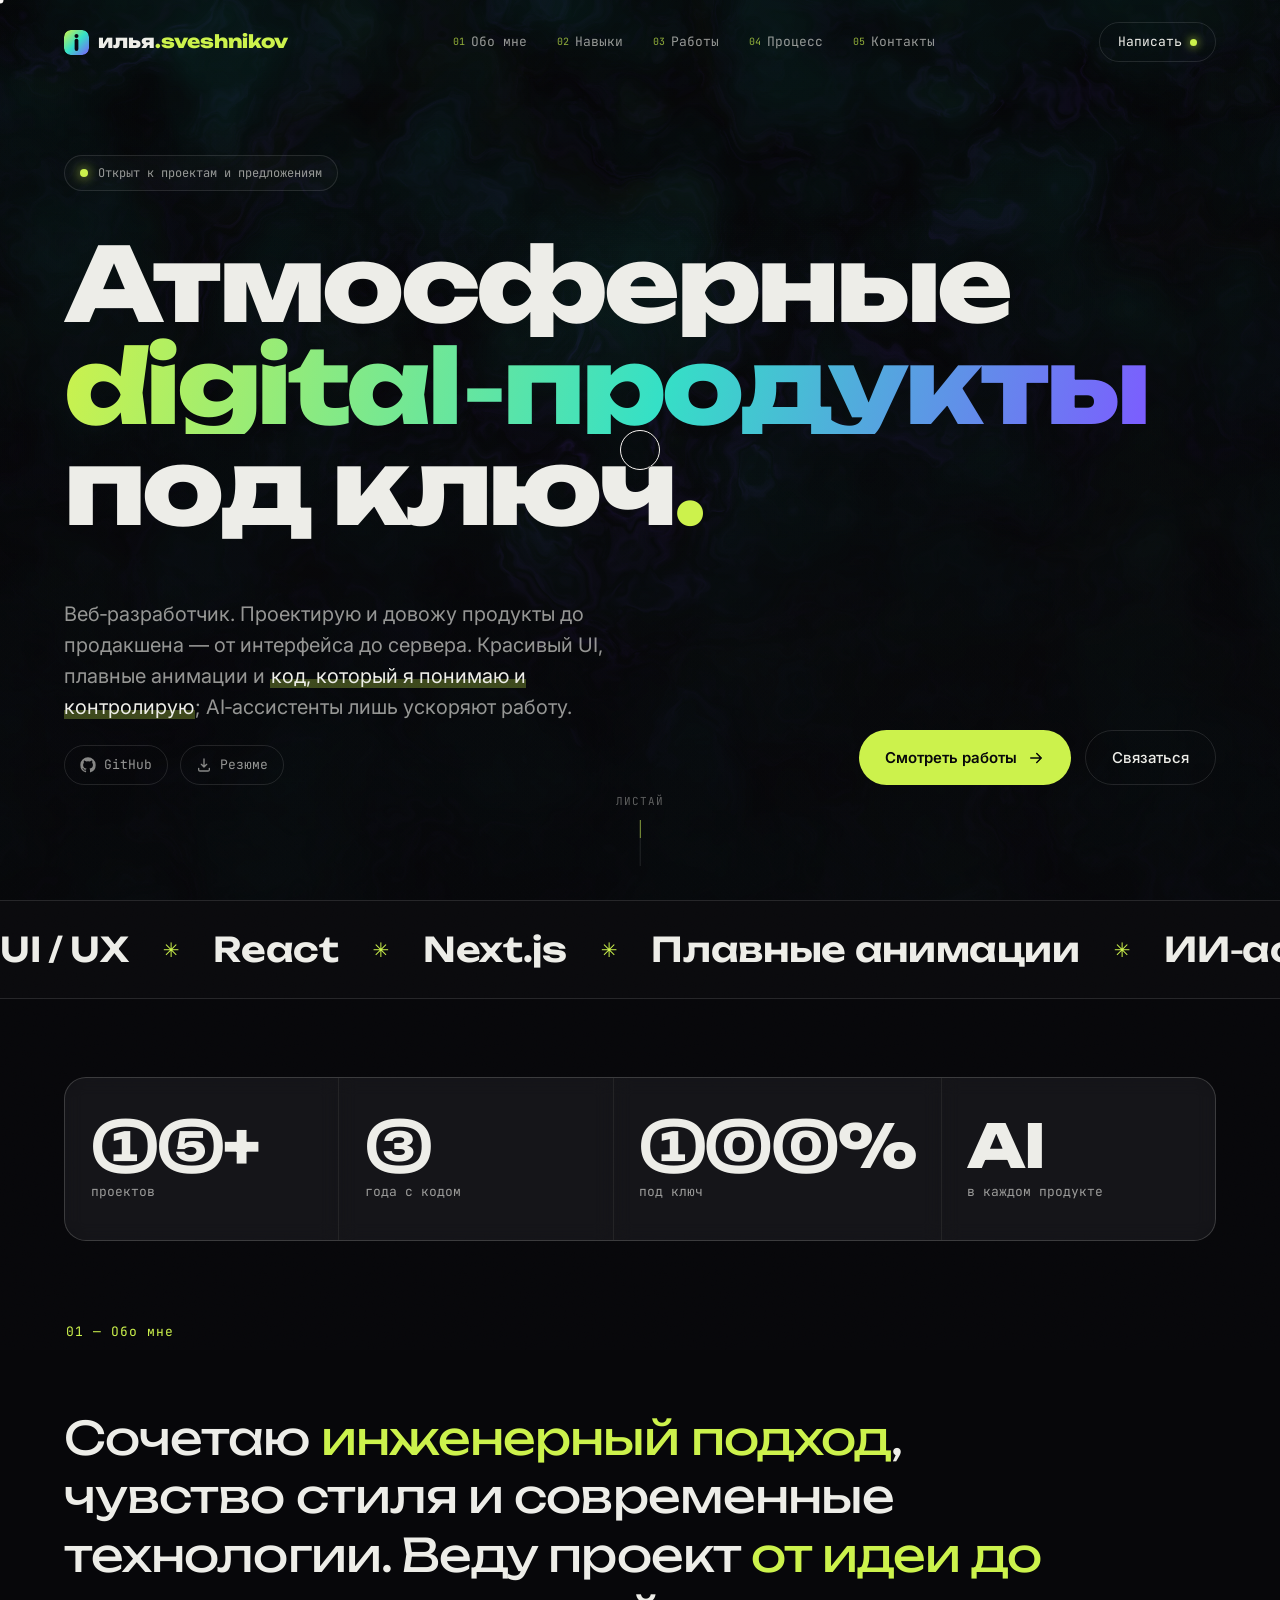
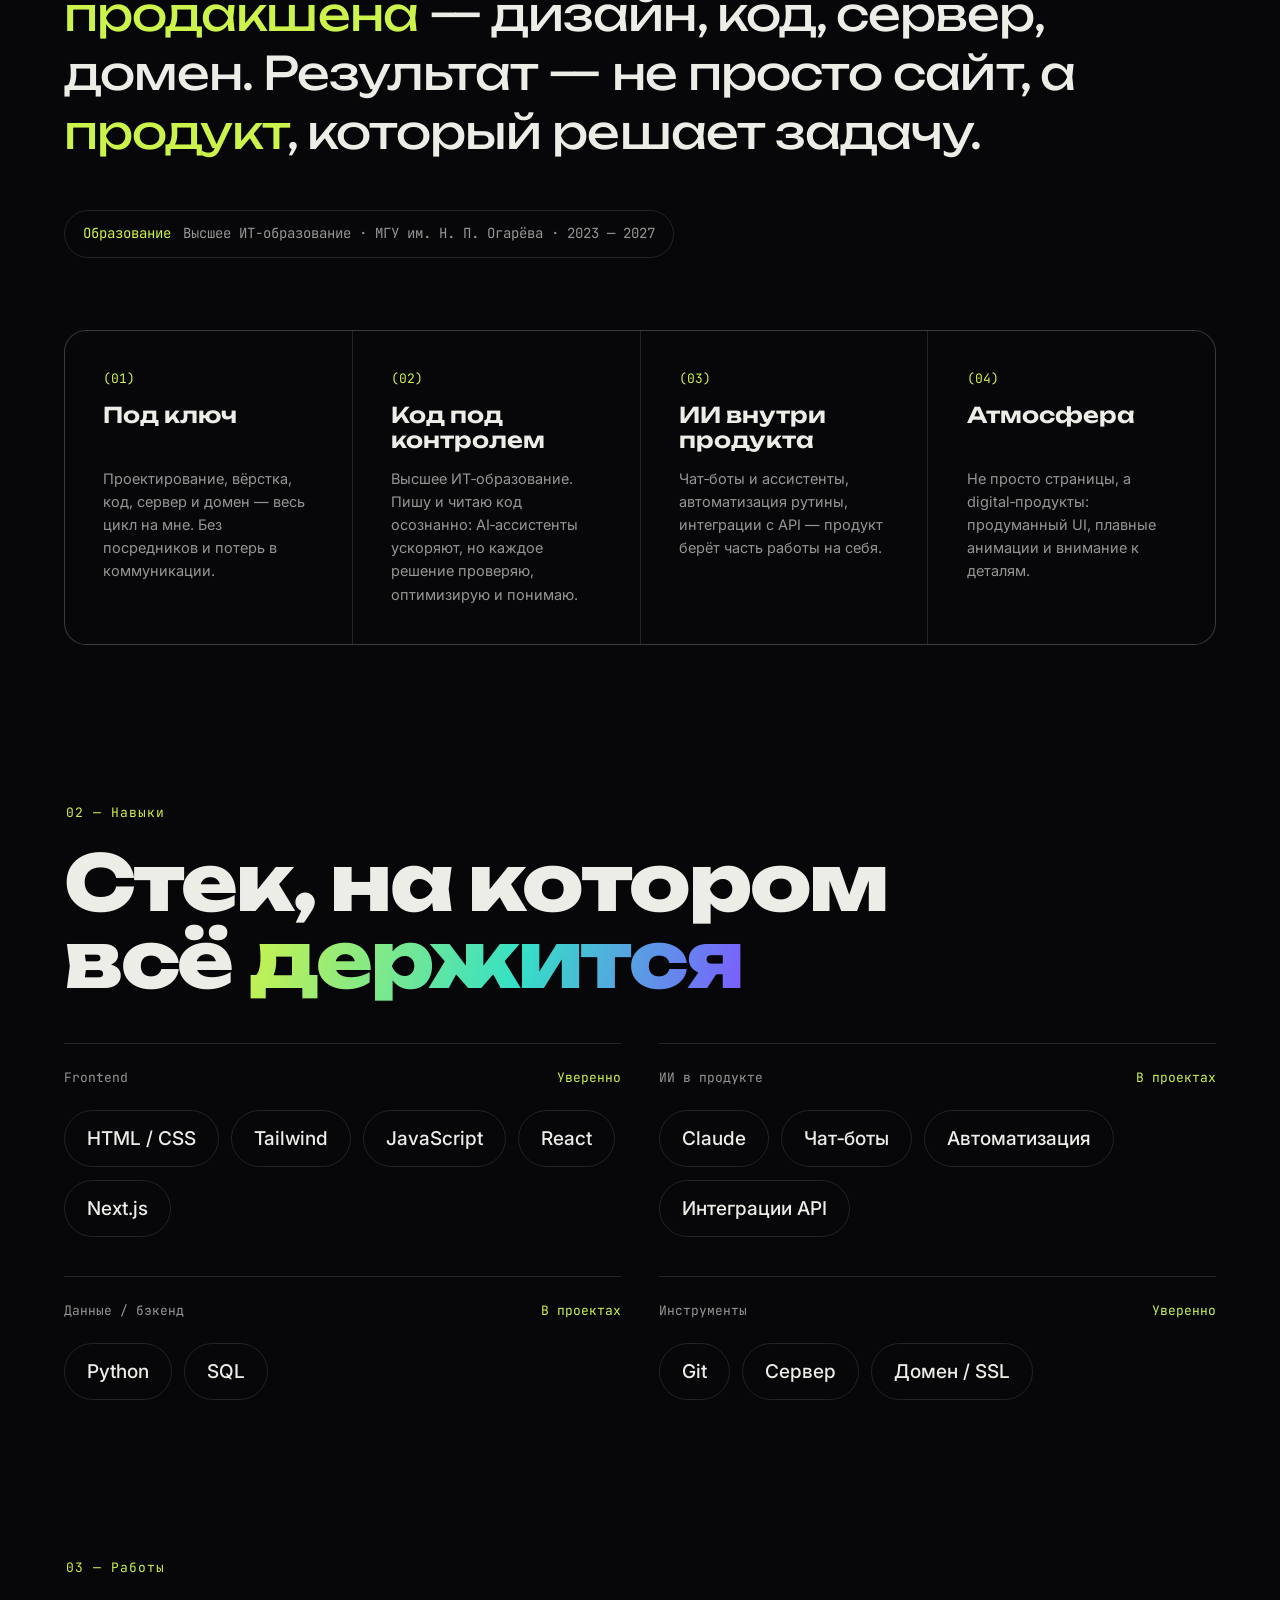
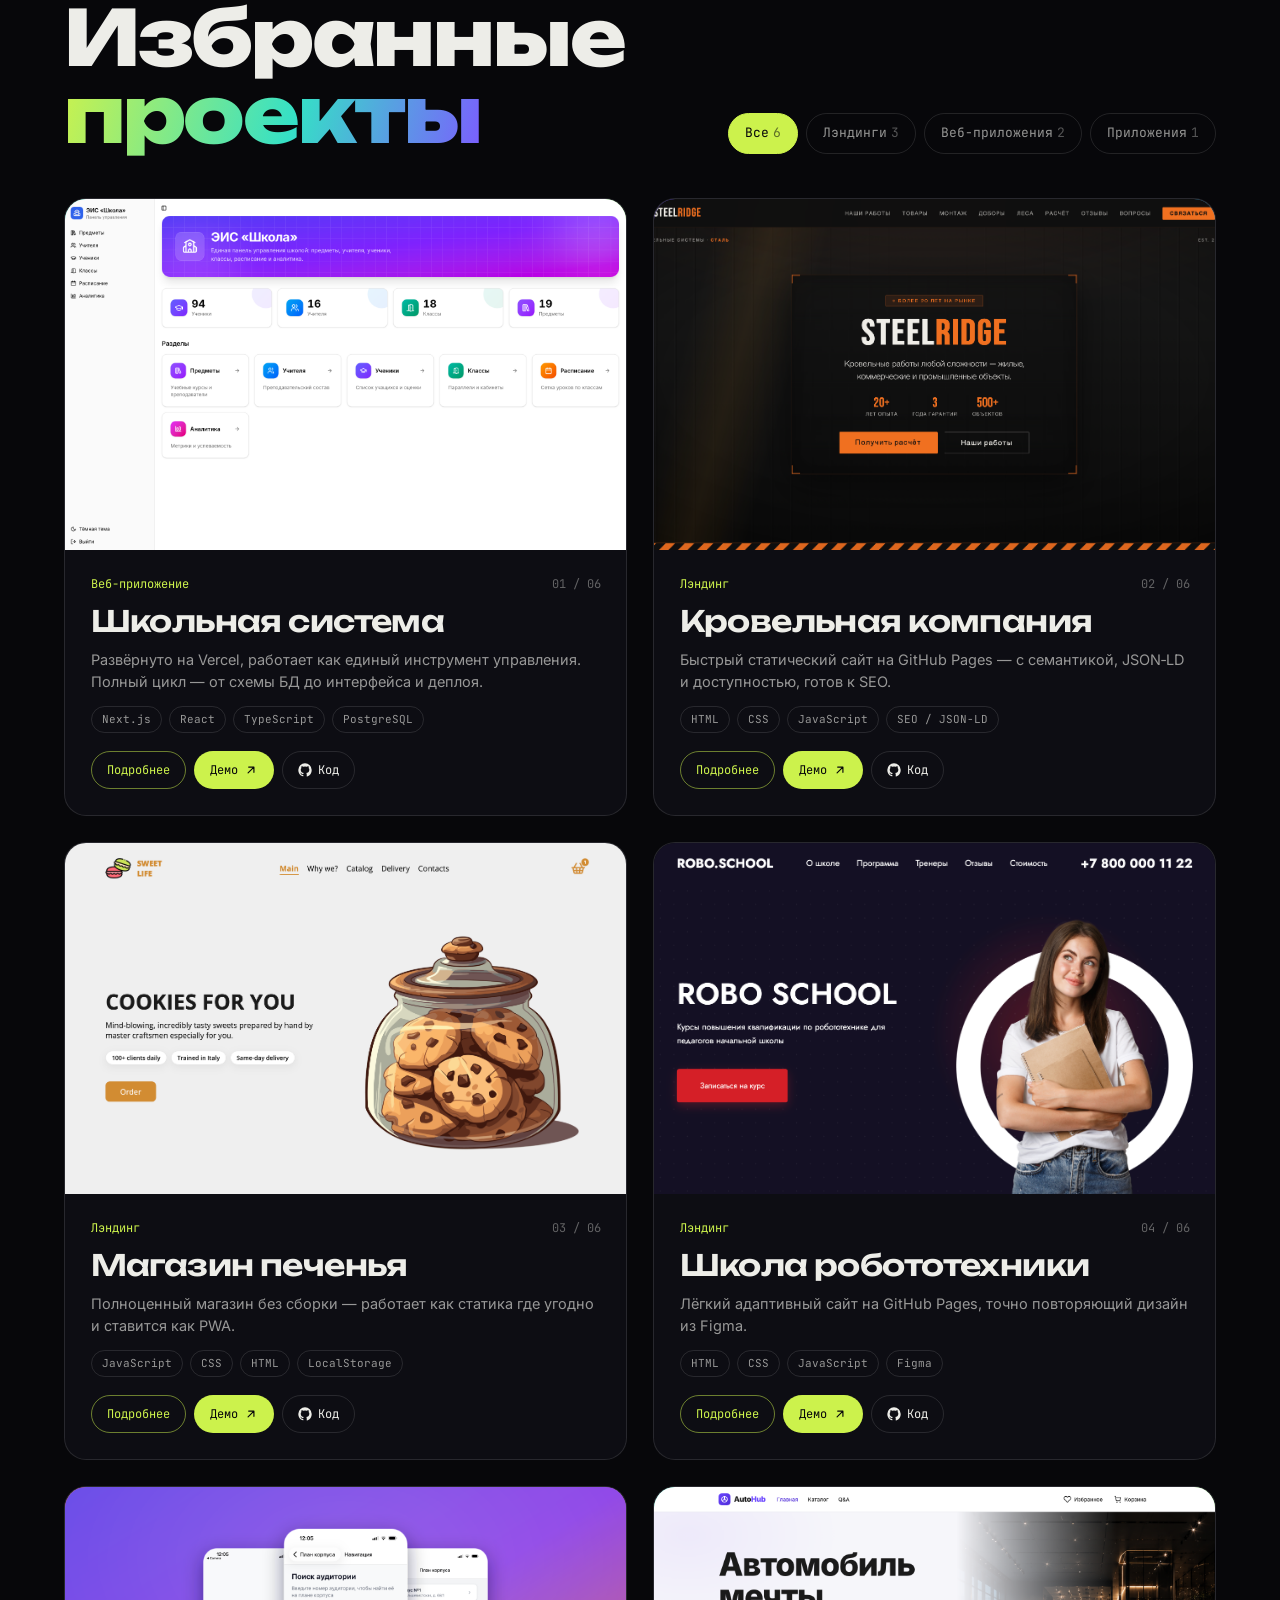
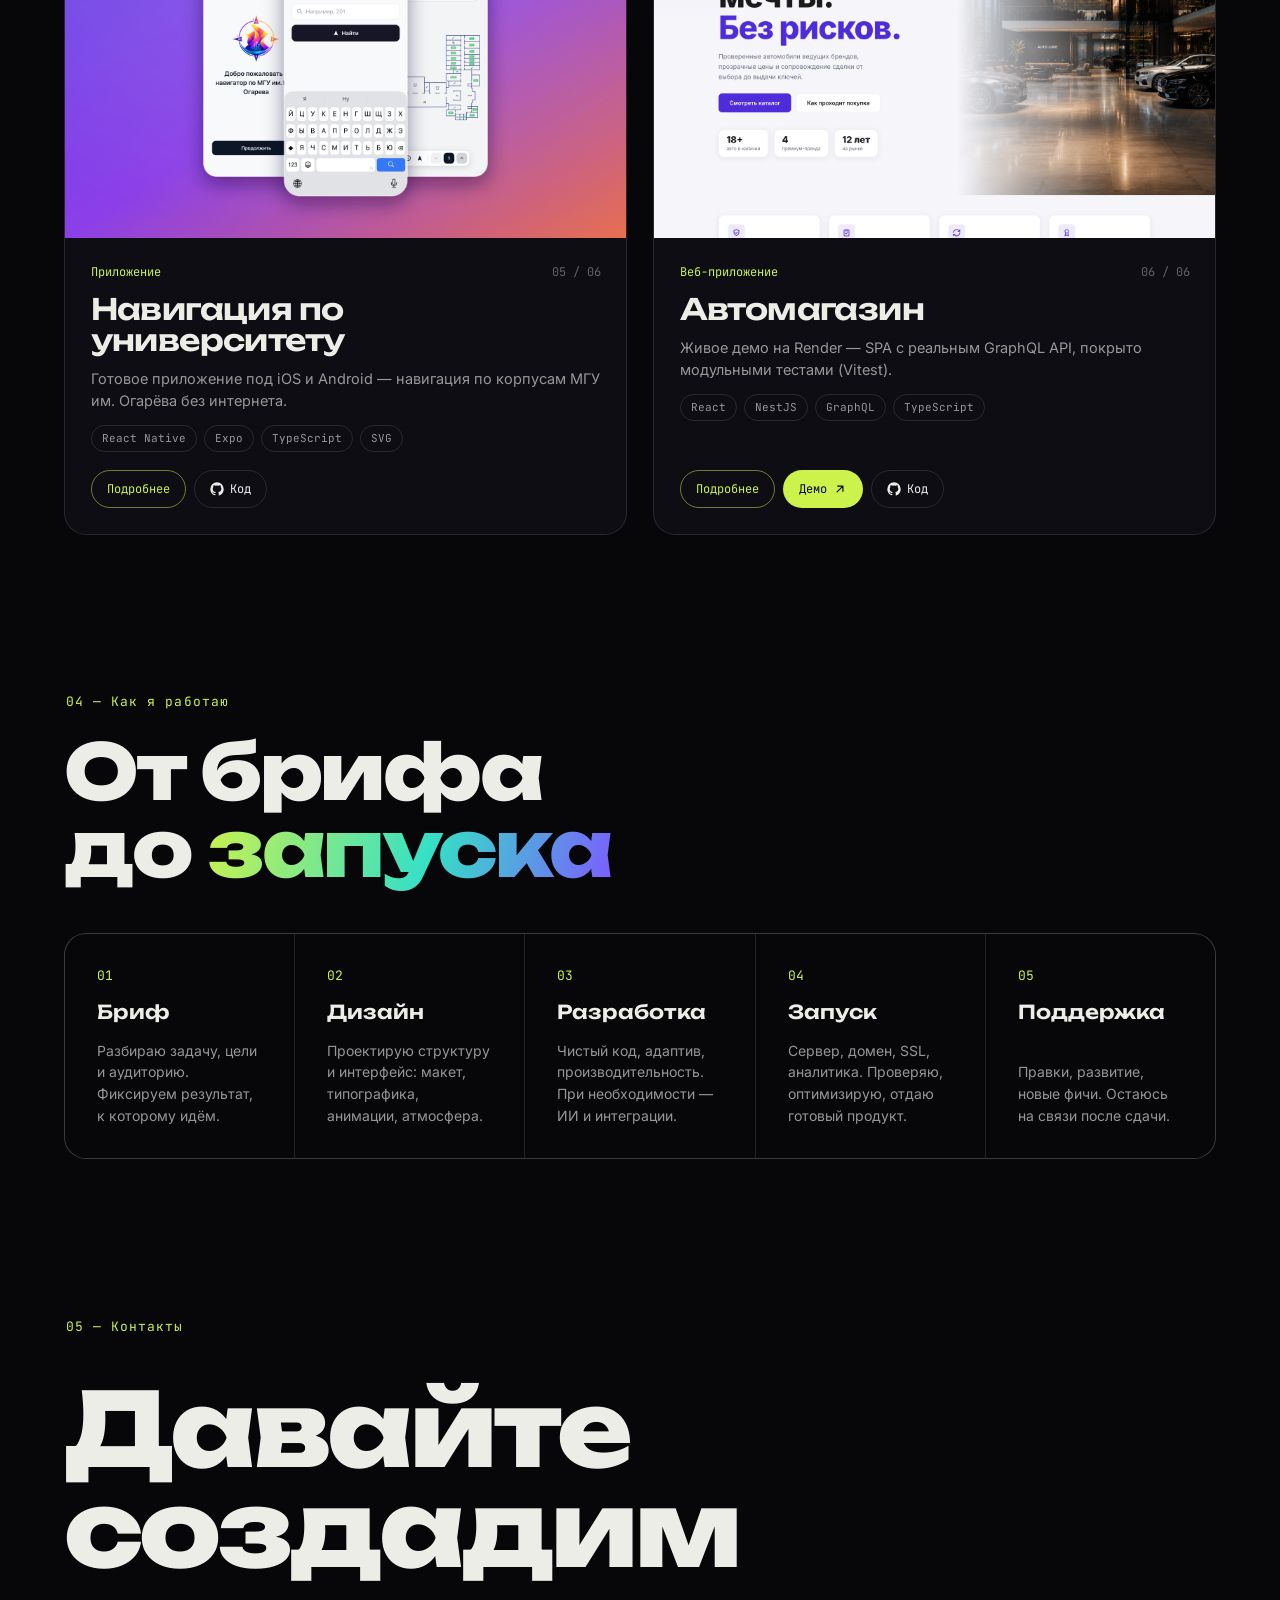
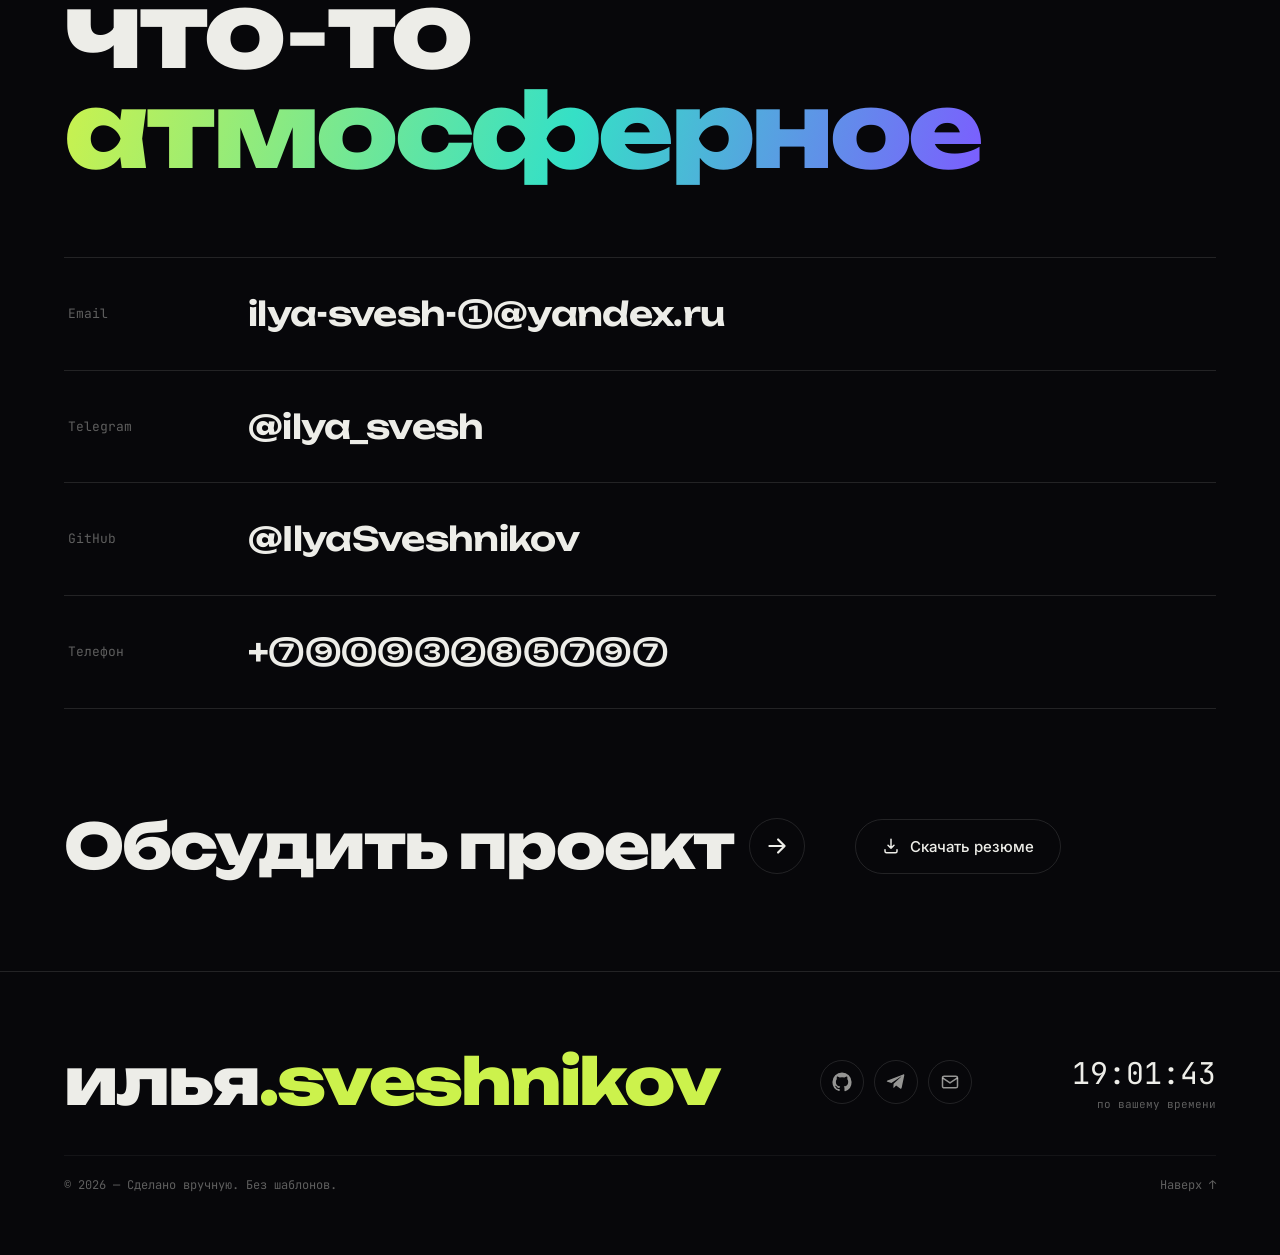
<file: index.html>
<!DOCTYPE html>
<html lang="ru">
<head>
  <meta charset="UTF-8" />
  <meta name="viewport" content="width=device-width, initial-scale=1.0" />
  <meta name="theme-color" content="#07070a" />

  <title>Илья Свешников — веб‑разработчик</title>
  <meta name="description" content="Веб‑разработчик: проектирую и довожу продукты до продакшена — от UI до сервера. Красивый UI, плавные анимации, ИИ внутри продукта. Портфолио, кейсы, контакты." />
  <meta name="author" content="Илья Свешников" />
  <link rel="canonical" href="/" />

  <meta property="og:type" content="website" />
  <meta property="og:locale" content="ru_RU" />
  <meta property="og:title" content="Илья Свешников — веб‑разработчик" />
  <meta property="og:description" content="Проектирую и довожу продукты до продакшена: красивый UI, плавные анимации, ИИ внутри продукта." />
  <meta property="og:image" content="assets/og-image.png" />
  <meta property="og:image:width" content="1200" />
  <meta property="og:image:height" content="630" />
  <meta name="twitter:card" content="summary_large_image" />
  <meta name="twitter:title" content="Илья Свешников — веб‑разработчик" />
  <meta name="twitter:description" content="Проектирую и довожу продукты до продакшена: UI, анимации, ИИ внутри продукта." />
  <meta name="twitter:image" content="assets/og-image.png" />

  <link rel="icon" type="image/svg+xml" href="assets/icon.svg" />
  <link rel="manifest" href="site.webmanifest" />

  <link rel="preconnect" href="https://fonts.googleapis.com" />
  <link rel="preconnect" href="https://fonts.gstatic.com" crossorigin />
  <link href="https://fonts.googleapis.com/css2?family=Unbounded:wght@400;600;800;900&family=Inter:wght@400;500;600&family=JetBrains+Mono:wght@400;500&display=swap" rel="stylesheet" />

  <link rel="stylesheet" href="css/style.css" />
</head>

<body>
  <a href="#top" class="skip-link">К содержимому</a>

  <!-- ПРЕЛОАДЕР -->
  <div class="preloader" id="preloader" aria-hidden="true">
    <div class="preloader__inner">
      <div class="preloader__mark" aria-hidden="true"><svg viewBox="0 0 100 100" width="46" height="46"><defs><linearGradient id="lgPre" x1="0" y1="0" x2="1" y2="1"><stop offset="0" stop-color="#ccf24c"/><stop offset=".5" stop-color="#35e0c6"/><stop offset="1" stop-color="#7c5cff"/></linearGradient></defs><rect width="100" height="100" rx="26" fill="url(#lgPre)"/><circle cx="50" cy="24" r="8" fill="#0a0a12"/><path d="M50 42 V76" fill="none" stroke="#0a0a12" stroke-width="15" stroke-linecap="round"/></svg></div>
      <div class="preloader__counter"><span id="preloaderCount">0</span><span class="preloader__pct">%</span></div>
      <div class="preloader__bar"><span id="preloaderBar"></span></div>
    </div>
  </div>

  <!-- КУРСОР -->
  <div class="cursor" id="cursor" aria-hidden="true">
    <div class="cursor__dot" id="cursorDot"></div>
    <div class="cursor__ring" id="cursorRing"><span class="cursor__label" id="cursorLabel"></span></div>
  </div>

  <!-- ФОН -->
  <canvas class="bg-canvas" id="bgCanvas" aria-hidden="true"></canvas>
  <div class="bg-scrim" aria-hidden="true"></div>
  <div class="grain" aria-hidden="true"></div>
  <div class="scroll-progress" id="scrollProgress" aria-hidden="true"></div>

  <!-- ШАПКА -->
  <header class="nav" id="nav">
    <a href="#top" class="nav__logo" data-cursor="mark" aria-label="В начало">
      <span class="nav__logo-mark" aria-hidden="true"><svg viewBox="0 0 100 100" width="25" height="25"><defs><linearGradient id="lgNav" x1="0" y1="0" x2="1" y2="1"><stop offset="0" stop-color="#ccf24c"/><stop offset=".5" stop-color="#35e0c6"/><stop offset="1" stop-color="#7c5cff"/></linearGradient></defs><rect width="100" height="100" rx="26" fill="url(#lgNav)"/><circle cx="50" cy="24" r="8" fill="#0a0a12"/><path d="M50 42 V76" fill="none" stroke="#0a0a12" stroke-width="15" stroke-linecap="round"/></svg></span>
      <span class="nav__logo-text">илья<span class="accent">.sveshnikov</span></span>
    </a>
    <nav class="nav__menu" aria-label="Основная навигация">
      <a href="#about" class="nav__link"><span>01</span> Обо мне</a>
      <a href="#skills" class="nav__link"><span>02</span> Навыки</a>
      <a href="#works" class="nav__link"><span>03</span> Работы</a>
      <a href="#process" class="nav__link"><span>04</span> Процесс</a>
      <a href="#contact" class="nav__link"><span>05</span> Контакты</a>
    </nav>
    <a href="#contact" class="nav__cta" data-cursor="link">Написать<span class="nav__cta-dot"></span></a>
    <button class="nav__burger" id="navBurger" aria-label="Меню" aria-expanded="false"><span></span><span></span></button>
  </header>

  <!-- Мобильное меню -->
  <div class="mobile-menu" id="mobileMenu" aria-hidden="true">
    <a href="#about" class="mobile-menu__link"><span>01</span> Обо мне</a>
    <a href="#skills" class="mobile-menu__link"><span>02</span> Навыки</a>
    <a href="#works" class="mobile-menu__link"><span>03</span> Работы</a>
    <a href="#process" class="mobile-menu__link"><span>04</span> Процесс</a>
    <a href="#contact" class="mobile-menu__link"><span>05</span> Контакты</a>
  </div>

  <main id="top">

    <!-- ГЕРОЙ -->
    <section class="hero" id="hero">
      <div class="hero__status" id="heroStatus" data-reveal>
        <span class="hero__status-dot"></span>
        Открыт к проектам и предложениям
      </div>

      <h1 class="hero__title">
        <span class="line"><span class="line__inner" style="--d:.05s">Атмосферные</span></span>
        <span class="line"><span class="line__inner accent-word" style="--d:.12s">digital‑продукты</span></span>
        <span class="line"><span class="line__inner" style="--d:.19s">под ключ<span class="hero__period">.</span></span></span>
      </h1>

      <div class="hero__meta">
        <div>
          <p class="hero__lead" data-reveal style="--d:.35s">
            Веб‑разработчик. Проектирую и довожу продукты до продакшена — от интерфейса до сервера.
            Красивый UI, плавные анимации и&nbsp;<span class="hl">код, который я понимаю и контролирую</span>;
            AI‑ассистенты лишь ускоряют работу.
          </p>
          <div class="hero__links" id="heroLinks" data-reveal style="--d:.55s"><!-- GitHub / Резюме из SITE --></div>
        </div>
        <div class="hero__actions" data-reveal style="--d:.45s">
          <a href="#works" class="btn btn--primary" data-cursor="link">
            <span>Смотреть работы</span>
            <svg viewBox="0 0 24 24" width="18" height="18" fill="none"><path d="M5 12h14M13 6l6 6-6 6" stroke="currentColor" stroke-width="2" stroke-linecap="round" stroke-linejoin="round"/></svg>
          </a>
          <a href="#contact" class="btn btn--ghost" data-cursor="link"><span>Связаться</span></a>
        </div>
      </div>

      <a href="#stats" class="hero__scroll" aria-label="Прокрутить вниз" data-cursor="mark">
        <span>Листай</span><span class="hero__scroll-line"><i></i></span>
      </a>
    </section>

    <!-- БЕГУЩАЯ СТРОКА -->
    <div class="marquee" aria-hidden="true">
      <div class="marquee__track">
        <span>UI / UX</span><span class="dot">✳</span><span>React</span><span class="dot">✳</span><span>Next.js</span><span class="dot">✳</span><span>Плавные анимации</span><span class="dot">✳</span><span>ИИ‑ассистенты</span><span class="dot">✳</span><span>Автоматизация</span><span class="dot">✳</span><span>Под ключ</span><span class="dot">✳</span><span>Интеграции API</span><span class="dot">✳</span>
        <span>UI / UX</span><span class="dot">✳</span><span>React</span><span class="dot">✳</span><span>Next.js</span><span class="dot">✳</span><span>Плавные анимации</span><span class="dot">✳</span><span>ИИ‑ассистенты</span><span class="dot">✳</span><span>Автоматизация</span><span class="dot">✳</span><span>Под ключ</span><span class="dot">✳</span><span>Интеграции API</span><span class="dot">✳</span>
      </div>
    </div>

    <!-- ЦИФРЫ -->
    <section class="stats-strip" id="stats">
      <div class="stats-grid" id="statsGrid"><!-- рендерится из SITE.stats --></div>
    </section>

    <!-- ОБО МНЕ -->
    <section class="section about" id="about">
      <div class="section__head"><span class="section__label" data-reveal>01 — Обо мне</span></div>

      <p class="about__statement" data-reveal>
        Сочетаю <em>инженерный подход</em>, чувство стиля и современные технологии.
        Веду проект <em>от идеи до продакшена</em> — дизайн, код, сервер, домен.
        Результат — не просто сайт, а <em>продукт</em>, который решает задачу.
      </p>

      <div class="about__edu" id="aboutEdu" data-reveal><!-- образование из SITE --></div>

      <div class="about__grid">
        <article class="value" data-reveal style="--d:.05s" data-cursor="tilt">
          <span class="value__num">(01)</span>
          <h3 class="value__title">Под ключ</h3>
          <p class="value__text">Проектирование, вёрстка, код, сервер и домен — весь цикл на мне. Без посредников и потерь в коммуникации.</p>
        </article>
        <article class="value" data-reveal style="--d:.12s" data-cursor="tilt">
          <span class="value__num">(02)</span>
          <h3 class="value__title">Код под контролем</h3>
          <p class="value__text">Высшее ИТ‑образование. Пишу и читаю код осознанно: AI‑ассистенты ускоряют, но каждое решение проверяю, оптимизирую и понимаю.</p>
        </article>
        <article class="value" data-reveal style="--d:.19s" data-cursor="tilt">
          <span class="value__num">(03)</span>
          <h3 class="value__title">ИИ внутри продукта</h3>
          <p class="value__text">Чат‑боты и ассистенты, автоматизация рутины, интеграции с API — продукт берёт часть работы на себя.</p>
        </article>
        <article class="value" data-reveal style="--d:.26s" data-cursor="tilt">
          <span class="value__num">(04)</span>
          <h3 class="value__title">Атмосфера</h3>
          <p class="value__text">Не просто страницы, а digital‑продукты: продуманный UI, плавные анимации и внимание к деталям.</p>
        </article>
      </div>
    </section>

    <!-- НАВЫКИ -->
    <section class="section skills" id="skills">
      <div class="section__head">
        <span class="section__label" data-reveal>02 — Навыки</span>
        <h2 class="section__title" data-reveal>Стек, на&nbsp;котором<br/>всё <span class="accent-word">держится</span></h2>
      </div>
      <div class="skills__groups" id="skillsGroups"><!-- рендерится из SITE.skills --></div>
    </section>

    <!-- РАБОТЫ -->
    <section class="section works" id="works">
      <div class="section__head works__head">
        <div>
          <span class="section__label" data-reveal>03 — Работы</span>
          <h2 class="section__title" data-reveal>Избранные<br/><span class="accent-word">проекты</span></h2>
        </div>
        <div class="works__filters" id="worksFilters" data-reveal><!-- фильтры из SITE --></div>
      </div>
      <div class="works__grid" id="worksGrid"><!-- карточки из SITE.projects --></div>
    </section>

    <!-- ПРОЦЕСС -->
    <section class="section process" id="process">
      <div class="section__head">
        <span class="section__label" data-reveal>04 — Как я работаю</span>
        <h2 class="section__title" data-reveal>От брифа<br/>до <span class="accent-word">запуска</span></h2>
      </div>
      <div class="process__grid" id="processGrid"><!-- шаги из SITE.process --></div>
    </section>

    <!-- КОНТАКТЫ -->
    <section class="section contact" id="contact">
      <span class="section__label" data-reveal>05 — Контакты</span>
      <h2 class="contact__title" data-reveal>Давайте создадим<br/>что‑то <span class="accent-word">атмосферное</span></h2>
      <div class="contact__list" id="contactList"><!-- контакты из SITE.socials --></div>
      <div class="contact__cta" id="contactCta" data-reveal><!-- «Обсудить проект» + «Резюме» --></div>
    </section>
  </main>

  <!-- ПОДВАЛ -->
  <footer class="footer">
    <div class="footer__row">
      <span class="footer__brand">илья<span class="accent">.sveshnikov</span></span>
      <div class="footer__socials" id="footerSocials"><!-- иконки из SITE.socials --></div>
      <span class="footer__status">
        <span class="footer__clock" id="footerClock">--:--:--</span>
        <span class="footer__loc">по вашему времени</span>
      </span>
    </div>
    <div class="footer__row footer__row--btm">
      <span>© <span id="year">2026</span> — Сделано вручную. Без шаблонов.</span>
      <a href="#top" class="footer__top" data-cursor="mark">Наверх ↑</a>
    </div>
  </footer>

  <!-- КЕЙС-МОДАЛКА -->
  <div class="modal" id="caseModal" aria-hidden="true">
    <div class="modal__backdrop" data-close></div>
    <div class="modal__panel" role="dialog" aria-modal="true" aria-labelledby="caseTitle">
      <button class="modal__close" data-close aria-label="Закрыть кейс">✕</button>
      <div class="modal__body" id="caseBody"><!-- наполняется из JS --></div>
    </div>
  </div>

  <!-- Тост -->
  <div class="toast" id="toast" aria-live="polite"></div>

  <script src="js/main.js"></script>
</body>
</html>
</file>
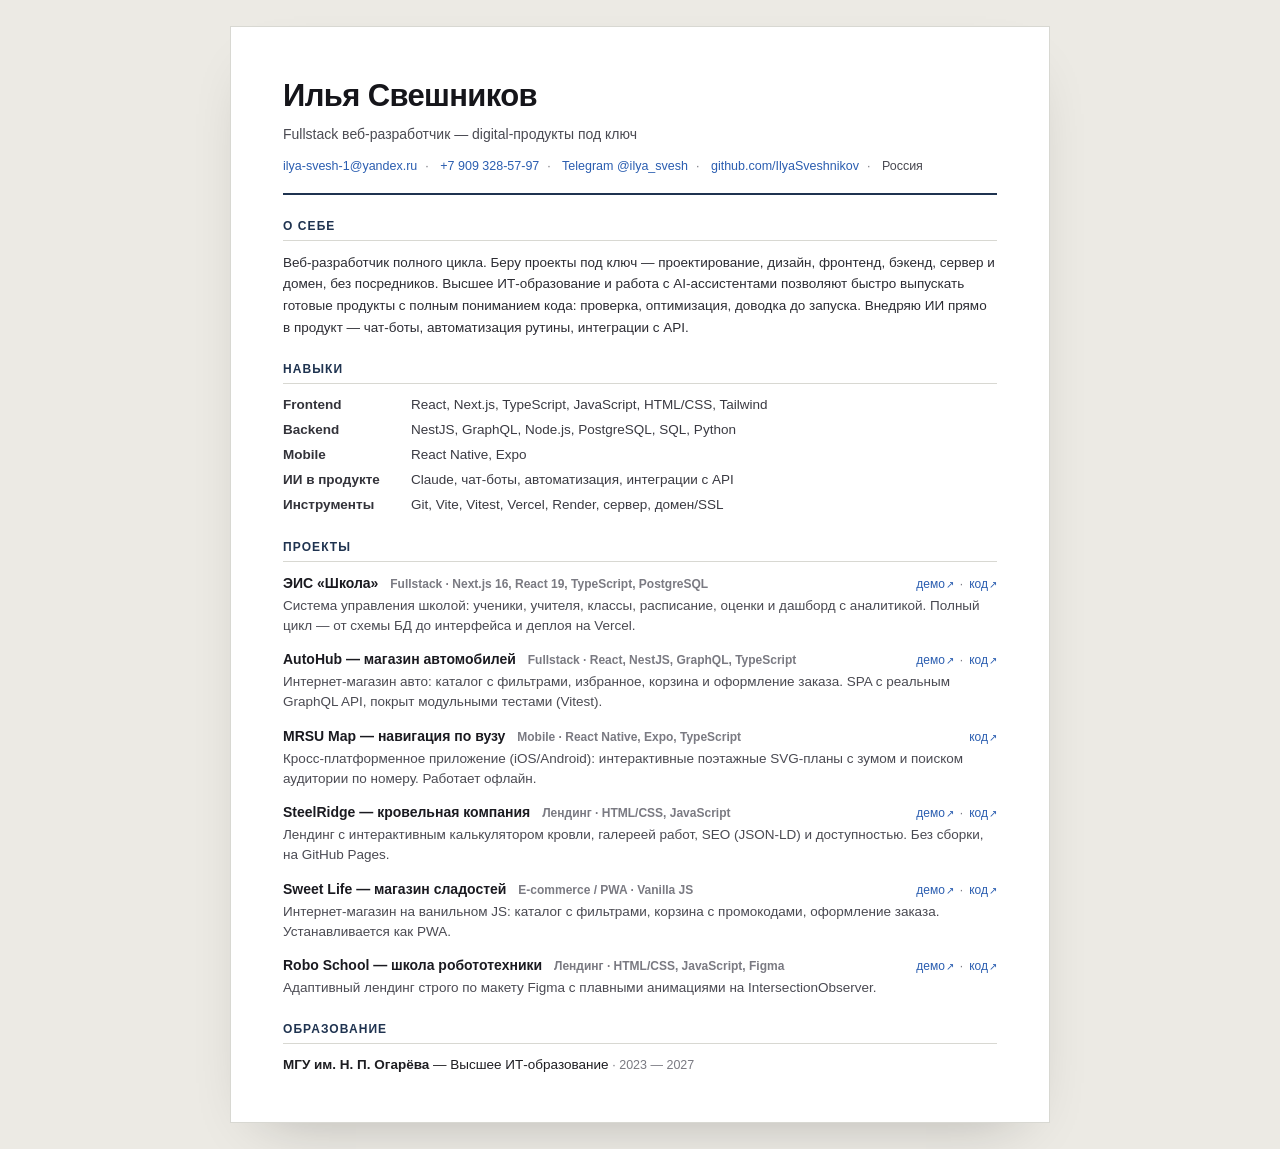
<file: resume.html>
<!DOCTYPE html>
<html lang="ru">
<head>
<meta charset="UTF-8" />
<meta name="viewport" content="width=device-width, initial-scale=1.0" />
<title>Илья Свешников — резюме · fullstack веб-разработчик</title>
<meta name="description" content="Резюме Ильи Свешникова — fullstack веб-разработчика: React, Next.js, NestJS, GraphQL, TypeScript." />
<link rel="icon" type="image/svg+xml" href="assets/icon.svg" />
<style>
  :root{
    --ink:#1e1e22; --sub:#4a4a52; --faint:#7a7a82; --line:#d8d8d2;
    --head:#1f3350; --link:#2a5db0;
    --sans:-apple-system,"Segoe UI",Roboto,Helvetica,Arial,sans-serif;
  }
  *{box-sizing:border-box;margin:0;padding:0}
  html{-webkit-print-color-adjust:exact;print-color-adjust:exact}
  body{background:#eceae4;color:var(--ink);font-family:var(--sans);font-size:13.5px;line-height:1.5;
    display:flex;justify-content:center;padding:26px 16px}
  a{color:var(--link);text-decoration:none}
  ::selection{background:#cfe0ff}

  .sheet{width:100%;max-width:820px;background:#fff;padding:46px 52px;
    border:1px solid var(--line);box-shadow:0 24px 60px -34px rgba(0,0,0,.3)}

  /* Header */
  .name{font-size:31px;font-weight:800;letter-spacing:-.02em;color:#15151a}
  .title{font-size:14px;color:var(--sub);margin-top:4px;font-weight:500}
  .contact{font-size:12.5px;color:var(--sub);margin-top:11px;line-height:1.7}
  .contact a{color:var(--link)}
  .contact .sep{color:var(--faint);margin:0 8px}
  .rule{height:2px;background:var(--head);margin:16px 0 4px}

  /* Sections */
  h2{font-size:12px;font-weight:700;text-transform:uppercase;letter-spacing:.09em;color:var(--head);
    border-bottom:1px solid var(--line);padding-bottom:5px;margin:22px 0 11px}
  .summary{color:#2c2c33;line-height:1.6}

  /* Skills */
  .skill{display:flex;gap:10px;margin:4px 0;line-height:1.55}
  .skill b{flex:0 0 118px;font-weight:600;color:#33333a}
  .skill span{color:#3a3a42}

  /* Projects */
  .proj{margin-bottom:13px}
  .proj:last-child{margin-bottom:2px}
  .proj__h{display:flex;align-items:baseline;justify-content:space-between;gap:12px;flex-wrap:wrap}
  .proj__t{font-weight:700;font-size:14px;color:#1a1a20}
  .proj__t em{font-style:normal;font-weight:600;color:var(--faint);font-size:12px;margin-left:8px}
  .proj__links{font-size:12px;white-space:nowrap}
  .proj__links a::after{content:"↗";font-size:10px;margin-left:1px}
  .proj__links .sep{color:var(--faint);margin:0 6px}
  .proj__d{color:var(--sub);margin-top:2px;line-height:1.5}

  /* Education */
  .edu b{font-weight:700}
  .edu .when{color:var(--faint);font-size:12.5px}

  @media(max-width:640px){.sheet{padding:30px 22px}.skill{flex-direction:column;gap:1px}.skill b{flex:none}}

  /* Print / PDF */
  @page{size:A4;margin:14mm 15mm}
  @media print{
    body{background:#fff;padding:0}
    .sheet{max-width:none;border:none;box-shadow:none;padding:0}
    .proj,h2{break-inside:avoid}
  }
</style>
</head>
<body>
  <main class="sheet">
    <header>
      <div class="name">Илья Свешников</div>
      <div class="title">Fullstack веб-разработчик — digital-продукты под ключ</div>
      <div class="contact">
        <a href="mailto:ilya-svesh-1@yandex.ru">ilya-svesh-1@yandex.ru</a><span class="sep">·</span>
        <a href="tel:+79093285797">+7 909 328-57-97</a><span class="sep">·</span>
        <a href="https://t.me/ilya_svesh">Telegram @ilya_svesh</a><span class="sep">·</span>
        <a href="https://github.com/IlyaSveshnikov">github.com/IlyaSveshnikov</a><span class="sep">·</span>
        Россия
      </div>
      <div class="rule"></div>
    </header>

    <section>
      <h2>О себе</h2>
      <p class="summary">Веб-разработчик полного цикла. Беру проекты под ключ — проектирование, дизайн,
        фронтенд, бэкенд, сервер и домен, без посредников. Высшее ИТ-образование и работа с AI-ассистентами
        позволяют быстро выпускать готовые продукты с полным пониманием кода: проверка, оптимизация, доводка
        до запуска. Внедряю ИИ прямо в продукт — чат-боты, автоматизация рутины, интеграции с API.</p>
    </section>

    <section>
      <h2>Навыки</h2>
      <div class="skill"><b>Frontend</b><span>React, Next.js, TypeScript, JavaScript, HTML/CSS, Tailwind</span></div>
      <div class="skill"><b>Backend</b><span>NestJS, GraphQL, Node.js, PostgreSQL, SQL, Python</span></div>
      <div class="skill"><b>Mobile</b><span>React Native, Expo</span></div>
      <div class="skill"><b>ИИ в продукте</b><span>Claude, чат-боты, автоматизация, интеграции с API</span></div>
      <div class="skill"><b>Инструменты</b><span>Git, Vite, Vitest, Vercel, Render, сервер, домен/SSL</span></div>
    </section>

    <section>
      <h2>Проекты</h2>

      <div class="proj">
        <div class="proj__h">
          <div class="proj__t">ЭИС «Школа» <em>Fullstack · Next.js 16, React 19, TypeScript, PostgreSQL</em></div>
          <div class="proj__links"><a href="https://school-system-opal-delta.vercel.app">демо</a><span class="sep">·</span><a href="https://github.com/IlyaSveshnikov/SchoolSystem">код</a></div>
        </div>
        <p class="proj__d">Система управления школой: ученики, учителя, классы, расписание, оценки и дашборд с аналитикой. Полный цикл — от схемы БД до интерфейса и деплоя на Vercel.</p>
      </div>

      <div class="proj">
        <div class="proj__h">
          <div class="proj__t">AutoHub — магазин автомобилей <em>Fullstack · React, NestJS, GraphQL, TypeScript</em></div>
          <div class="proj__links"><a href="https://autohub-1jyg.onrender.com">демо</a><span class="sep">·</span><a href="https://github.com/IlyaSveshnikov/car-shop">код</a></div>
        </div>
        <p class="proj__d">Интернет-магазин авто: каталог с фильтрами, избранное, корзина и оформление заказа. SPA с реальным GraphQL API, покрыт модульными тестами (Vitest).</p>
      </div>

      <div class="proj">
        <div class="proj__h">
          <div class="proj__t">MRSU Map — навигация по вузу <em>Mobile · React Native, Expo, TypeScript</em></div>
          <div class="proj__links"><a href="https://github.com/IlyaSveshnikov/mrsu-map">код</a></div>
        </div>
        <p class="proj__d">Кросс-платформенное приложение (iOS/Android): интерактивные поэтажные SVG-планы с зумом и поиском аудитории по номеру. Работает офлайн.</p>
      </div>

      <div class="proj">
        <div class="proj__h">
          <div class="proj__t">SteelRidge — кровельная компания <em>Лендинг · HTML/CSS, JavaScript</em></div>
          <div class="proj__links"><a href="https://ilyasveshnikov.github.io/steel-ridge/">демо</a><span class="sep">·</span><a href="https://github.com/IlyaSveshnikov/steel-ridge">код</a></div>
        </div>
        <p class="proj__d">Лендинг с интерактивным калькулятором кровли, галереей работ, SEO (JSON-LD) и доступностью. Без сборки, на GitHub Pages.</p>
      </div>

      <div class="proj">
        <div class="proj__h">
          <div class="proj__t">Sweet Life — магазин сладостей <em>E-commerce / PWA · Vanilla JS</em></div>
          <div class="proj__links"><a href="https://ilyasveshnikov.github.io/sweet-life/">демо</a><span class="sep">·</span><a href="https://github.com/IlyaSveshnikov/sweet-life">код</a></div>
        </div>
        <p class="proj__d">Интернет-магазин на ванильном JS: каталог с фильтрами, корзина с промокодами, оформление заказа. Устанавливается как PWA.</p>
      </div>

      <div class="proj">
        <div class="proj__h">
          <div class="proj__t">Robo School — школа робототехники <em>Лендинг · HTML/CSS, JavaScript, Figma</em></div>
          <div class="proj__links"><a href="https://ilyasveshnikov.github.io/robo-school/">демо</a><span class="sep">·</span><a href="https://github.com/IlyaSveshnikov/robo-school">код</a></div>
        </div>
        <p class="proj__d">Адаптивный лендинг строго по макету Figma с плавными анимациями на IntersectionObserver.</p>
      </div>
    </section>

    <section>
      <h2>Образование</h2>
      <div class="edu"><b>МГУ им. Н. П. Огарёва</b> — Высшее ИТ-образование <span class="when">· 2023 — 2027</span></div>
    </section>
  </main>
</body>
</html>
</file>
<file: css/style.css>
/* =====================================================================
   ИЛЬЯ · ПОРТФОЛИО
   Дизайн-система → база → компоненты → секции → анимации → адаптив
   Правьте --accent / --violet / --teal ниже, чтобы сменить настроение.
   ===================================================================== */

:root {
  /* Палитра */
  --bg:        #07070a;
  --bg-2:      #0d0d13;
  --ink:       #edede8;
  --ink-dim:   rgba(237, 237, 232, .62);
  --ink-faint: rgba(237, 237, 232, .38);
  --line:      rgba(237, 237, 232, .12);
  --line-soft: rgba(237, 237, 232, .06);

  --accent:    #ccf24c;   /* кислотный лайм — главный акцент */
  --violet:    #7c5cff;   /* аврора фона */
  --teal:      #35e0c6;

  /* Типографика */
  --f-display: "Unbounded", "Inter", system-ui, sans-serif;
  --f-body:    "Inter", system-ui, -apple-system, sans-serif;
  --f-mono:    "JetBrains Mono", ui-monospace, monospace;

  /* Раскладка */
  --pad: clamp(20px, 5vw, 90px);
  --radius: 22px;
  --ease: cubic-bezier(.16, 1, .3, 1);
  --ease-out: cubic-bezier(.22, .61, .36, 1);
}

/* ---------- Сброс ---------- */
*, *::before, *::after { box-sizing: border-box; margin: 0; padding: 0; }

html { scroll-behavior: smooth; -webkit-text-size-adjust: 100%; }

body {
  font-family: var(--f-body);
  background: var(--bg);
  color: var(--ink);
  line-height: 1.55;
  overflow-x: hidden;
  min-height: 100vh;
  -webkit-font-smoothing: antialiased;
  text-rendering: optimizeLegibility;
  font-feature-settings: "ss01", "cv01";
}

/* убираем системный курсор только там, где есть кастомный */
@media (hover: hover) and (pointer: fine) {
  body.has-cursor,
  body.has-cursor a,
  body.has-cursor button { cursor: none; }
}

a { color: inherit; text-decoration: none; }
button { font: inherit; color: inherit; background: none; border: none; }
img { display: block; max-width: 100%; }
::selection { background: var(--accent); color: #07070a; }

.accent { color: var(--accent); }
.accent-word {
  background: linear-gradient(105deg, var(--accent), var(--teal) 55%, var(--violet));
  -webkit-background-clip: text; background-clip: text;
  -webkit-text-fill-color: transparent; color: transparent;
}
em { font-style: normal; color: var(--accent); }
.hl {
  color: var(--ink);
  background: linear-gradient(transparent 62%, rgba(204, 242, 76, .28) 0);
  padding: 0 .05em;
}

/* =====================================================================
   ФОН: WebGL-полотно, затемняющий слой, зерно
   ===================================================================== */
.bg-canvas {
  position: fixed; inset: 0; width: 100%; height: 100%;
  z-index: -3; display: block;
}
/* CSS-фолбэк, если WebGL недоступен */
body.no-webgl .bg-canvas {
  background:
    radial-gradient(60% 60% at 20% 20%, rgba(124, 92, 255, .35), transparent 60%),
    radial-gradient(50% 50% at 85% 30%, rgba(53, 224, 198, .22), transparent 60%),
    radial-gradient(60% 70% at 60% 90%, rgba(204, 242, 76, .16), transparent 60%),
    var(--bg);
  background-size: 200% 200%;
  animation: bgFloat 24s ease-in-out infinite alternate;
}
@keyframes bgFloat { to { background-position: 100% 100%, 0% 60%, 40% 0%; } }

.bg-scrim {
  position: fixed; inset: 0; z-index: -2; pointer-events: none;
  background:
    radial-gradient(120% 80% at 50% -10%, transparent 40%, rgba(7,7,10,.55) 100%),
    linear-gradient(180deg, rgba(7,7,10,.35), rgba(7,7,10,.72));
}
.grain {
  position: fixed; inset: -50%; z-index: -1; pointer-events: none;
  opacity: .05; mix-blend-mode: overlay;
  background-image: url("data:image/svg+xml,%3Csvg xmlns='http://www.w3.org/2000/svg' width='200' height='200'%3E%3Cfilter id='n'%3E%3CfeTurbulence type='fractalNoise' baseFrequency='.9' numOctaves='3'/%3E%3C/filter%3E%3Crect width='100%25' height='100%25' filter='url(%23n)'/%3E%3C/svg%3E");
  animation: grain 7s steps(6) infinite;
}
@keyframes grain {
  0%{transform:translate(0,0)} 20%{transform:translate(-4%,3%)}
  40%{transform:translate(3%,-5%)} 60%{transform:translate(-2%,4%)}
  80%{transform:translate(4%,-2%)} 100%{transform:translate(0,0)}
}

/* Прогресс прокрутки */
.scroll-progress {
  position: fixed; top: 0; left: 0; height: 2px; width: 0%;
  background: linear-gradient(90deg, var(--accent), var(--teal));
  z-index: 200; box-shadow: 0 0 12px var(--accent);
}

/* =====================================================================
   ПРЕЛОАДЕР
   ===================================================================== */
.preloader {
  position: fixed; inset: 0; z-index: 1000;
  background: var(--bg);
  display: grid; place-items: center;
  transition: opacity .6s var(--ease), visibility .6s;
}
.preloader.is-done { opacity: 0; visibility: hidden; }
.preloader__inner { width: min(80vw, 420px); text-align: center; }
.preloader__mark {
  display: inline-block; margin-bottom: 22px; line-height: 0;
  animation: logoPulse 1.8s ease-in-out infinite;
}
.preloader__mark svg { display: block; border-radius: 11px; }
@keyframes logoPulse { 0%, 100% { transform: scale(1); } 50% { transform: scale(1.12); } }
@keyframes spin { to { transform: rotate(360deg); } }
.preloader__counter {
  font-family: var(--f-display); font-weight: 800;
  font-size: clamp(48px, 12vw, 96px); line-height: 1; letter-spacing: -.03em;
}
.preloader__pct { color: var(--ink-faint); font-size: .4em; margin-left: .1em; }
.preloader__bar {
  margin-top: 20px; height: 2px; width: 100%;
  background: var(--line); overflow: hidden; border-radius: 2px;
}
.preloader__bar span {
  display: block; height: 100%; width: 0%;
  background: linear-gradient(90deg, var(--accent), var(--teal));
}

/* =====================================================================
   КУРСОР
   ===================================================================== */
.cursor { position: fixed; top: 0; left: 0; z-index: 999; pointer-events: none;
  mix-blend-mode: difference; display: none; }
body.has-cursor .cursor { display: block; }
.cursor__dot {
  position: fixed; top: 0; left: 0; width: 7px; height: 7px; border-radius: 50%;
  background: #fff; transform: translate(-50%, -50%);
}
.cursor__ring {
  position: fixed; top: 0; left: 0; width: 40px; height: 40px; border-radius: 50%;
  border: 1px solid #fff; transform: translate(-50%, -50%);
  display: grid; place-items: center;
  transition: width .3s var(--ease), height .3s var(--ease), background .3s, border-color .3s;
}
.cursor__label {
  font-family: var(--f-mono); font-size: 10px; color: #000;
  text-transform: uppercase; letter-spacing: .05em; opacity: 0; transition: opacity .2s;
}
body.cursor-hover .cursor__ring { width: 64px; height: 64px; background: #fff; }
body.cursor-hover .cursor__dot { opacity: 0; }
body.cursor-label .cursor__label { opacity: 1; }

/* =====================================================================
   ШАПКА / НАВИГАЦИЯ
   ===================================================================== */
.nav {
  position: fixed; top: 0; left: 0; right: 0; z-index: 100;
  display: flex; align-items: center; justify-content: space-between;
  padding: 22px var(--pad);
  transition: transform .5s var(--ease), background .4s, padding .4s, backdrop-filter .4s;
}
.nav.is-hidden { transform: translateY(-110%); }
.nav.is-scrolled {
  background: rgba(7, 7, 10, .55); backdrop-filter: blur(14px);
  padding-top: 14px; padding-bottom: 14px;
  border-bottom: 1px solid var(--line-soft);
}
.nav__logo { display: flex; align-items: center; gap: 9px; font-family: var(--f-display); font-weight: 800; font-size: 18px; }
.nav__logo-mark { display: inline-flex; }
.nav__logo-mark svg { display: block; border-radius: 7px; transition: transform .4s var(--ease); }
.nav__logo:hover .nav__logo-mark svg { transform: rotate(-6deg) scale(1.06); }
.nav__menu { display: flex; gap: 30px; }
.nav__link {
  font-family: var(--f-mono); font-size: 13px; color: var(--ink-dim);
  display: flex; align-items: center; gap: 6px; transition: color .3s; position: relative;
}
.nav__link span { color: var(--accent); font-size: 10px; opacity: .7; }
.nav__link::after {
  content: ""; position: absolute; left: 0; bottom: -6px; height: 1px; width: 0;
  background: var(--accent); transition: width .35s var(--ease);
}
.nav__link:hover { color: var(--ink); }
.nav__link:hover::after { width: 100%; }
.nav__cta {
  font-family: var(--f-mono); font-size: 13px; display: flex; align-items: center; gap: 8px;
  padding: 9px 18px; border: 1px solid var(--line); border-radius: 100px; transition: .3s var(--ease);
}
.nav__cta-dot { width: 7px; height: 7px; border-radius: 50%; background: var(--accent); box-shadow: 0 0 10px var(--accent); animation: pulse 2s infinite; }
.nav__cta:hover { background: var(--accent); color: #07070a; border-color: var(--accent); }
.nav__cta:hover .nav__cta-dot { background: #07070a; box-shadow: none; }
@keyframes pulse { 0%,100%{opacity:1} 50%{opacity:.35} }

.nav__burger { display: none; width: 34px; height: 34px; position: relative; }
.nav__burger span { position: absolute; left: 6px; right: 6px; height: 2px; background: var(--ink); transition: .3s var(--ease); }
.nav__burger span:nth-child(1) { top: 12px; } .nav__burger span:nth-child(2) { bottom: 12px; }
body.menu-open .nav__burger span:nth-child(1) { top: 16px; transform: rotate(45deg); }
body.menu-open .nav__burger span:nth-child(2) { bottom: 16px; transform: rotate(-45deg); }

.mobile-menu {
  position: fixed; inset: 0; z-index: 90; background: rgba(7,7,10,.96); backdrop-filter: blur(20px);
  display: flex; flex-direction: column; justify-content: center; gap: 6px; padding: var(--pad);
  transform: translateY(-100%); transition: transform .6s var(--ease); visibility: hidden;
}
body.menu-open .mobile-menu { transform: translateY(0); visibility: visible; }
.mobile-menu__link { font-family: var(--f-display); font-weight: 800; font-size: clamp(38px, 12vw, 64px); display: flex; align-items: baseline; gap: 14px; letter-spacing: -.02em; }
.mobile-menu__link span { font-family: var(--f-mono); font-size: 14px; color: var(--accent); font-weight: 400; }
.mobile-menu__contacts { margin-top: 40px; display: flex; gap: 24px; font-family: var(--f-mono); font-size: 15px; color: var(--ink-dim); }
.mobile-menu__contacts a { border-bottom: 1px solid var(--line); padding-bottom: 3px; }

/* =====================================================================
   ГЕРОЙ
   ===================================================================== */
.hero {
  min-height: 100svh; padding: 0 var(--pad);
  display: flex; flex-direction: column; justify-content: center;
  position: relative; padding-top: 120px; padding-bottom: 80px;
}
.hero__status {
  display: inline-flex; align-items: center; gap: 10px; align-self: flex-start;
  font-family: var(--f-mono); font-size: 12px; color: var(--ink-dim);
  padding: 8px 15px; border: 1px solid var(--line); border-radius: 100px;
  background: rgba(255,255,255,.02); margin-bottom: clamp(24px, 4vw, 44px);
}
.hero__status-dot { width: 8px; height: 8px; border-radius: 50%; background: var(--accent); box-shadow: 0 0 12px var(--accent); animation: pulse 2s infinite; }

.hero__title {
  font-family: var(--f-display); font-weight: 800;
  font-size: clamp(40px, 8vw, 118px); line-height: .95; letter-spacing: -.035em;
}
.hero__title .line { display: block; overflow: hidden; padding-bottom: .04em; }
.hero__title .line__inner { display: inline-block; transform: translateY(115%); transition: transform 1s var(--ease); transition-delay: var(--d, 0s); }
body.loaded .hero__title .line__inner { transform: translateY(0); }
.hero__period { color: var(--accent); }

.hero__meta { display: flex; flex-wrap: wrap; align-items: flex-end; justify-content: space-between; gap: 30px; margin-top: clamp(32px, 5vw, 60px); }
.hero__lead { max-width: 46ch; font-size: clamp(16px, 1.7vw, 20px); color: var(--ink-dim); }
.hero__actions { display: flex; gap: 14px; flex-wrap: wrap; }

.btn {
  display: inline-flex; align-items: center; gap: 10px;
  padding: 15px 26px; border-radius: 100px; font-weight: 500; font-size: 15px;
  transition: .35s var(--ease); position: relative; overflow: hidden; white-space: nowrap;
}
.btn svg { transition: transform .35s var(--ease); }
.btn--primary { background: var(--accent); color: #07070a; font-weight: 600; }
.btn--primary:hover { transform: translateY(-2px); box-shadow: 0 12px 40px -10px var(--accent); }
.btn--primary:hover svg { transform: translateX(4px); }
.btn--ghost { border: 1px solid var(--line); color: var(--ink); }
.btn--ghost:hover { background: var(--ink); color: #07070a; border-color: var(--ink); }

.hero__scroll { position: absolute; bottom: 34px; left: 50%; transform: translateX(-50%); display: flex; flex-direction: column; align-items: center; gap: 10px; font-family: var(--f-mono); font-size: 11px; color: var(--ink-faint); text-transform: uppercase; letter-spacing: .1em; }
.hero__scroll-line { width: 1px; height: 46px; background: var(--line); position: relative; overflow: hidden; }
.hero__scroll-line i { position: absolute; top: 0; left: 0; width: 100%; height: 40%; background: var(--accent); animation: scrollDot 1.8s var(--ease) infinite; }
@keyframes scrollDot { 0%{transform:translateY(-100%)} 100%{transform:translateY(250%)} }

/* =====================================================================
   БЕГУЩАЯ СТРОКА
   ===================================================================== */
.marquee { overflow: hidden; border-top: 1px solid var(--line); border-bottom: 1px solid var(--line); padding: 22px 0; background: rgba(255,255,255,.015); }
.marquee__track { display: flex; align-items: center; gap: 34px; width: max-content; animation: marquee 34s linear infinite; }
.marquee__track span { font-family: var(--f-display); font-weight: 600; font-size: clamp(20px, 3vw, 34px); white-space: nowrap; letter-spacing: -.01em; }
.marquee__track .dot { color: var(--accent); font-size: clamp(14px, 2vw, 20px); }
@keyframes marquee { to { transform: translateX(-50%); } }
.marquee:hover .marquee__track { animation-play-state: paused; }

/* =====================================================================
   ОБЩЕЕ ДЛЯ СЕКЦИЙ
   ===================================================================== */
.section { padding: clamp(48px, 6vw, 96px) var(--pad); position: relative; }
.section__head { margin-bottom: clamp(28px, 3.5vw, 48px); }
.section__label {
  display: inline-block; font-family: var(--f-mono); font-size: 13px; color: var(--accent);
  letter-spacing: .08em; margin-bottom: 22px; padding-left: 2px;
}
.section__title { font-family: var(--f-display); font-weight: 800; font-size: clamp(34px, 6vw, 82px); line-height: 1; letter-spacing: -.03em; }

/* Обо мне */
.about__statement {
  font-family: var(--f-display); font-weight: 400;
  font-size: clamp(24px, 3.6vw, 46px); line-height: 1.28; letter-spacing: -.02em;
  max-width: 26ch; margin-bottom: clamp(50px, 7vw, 90px);
}
.about__grid { display: grid; grid-template-columns: repeat(4, 1fr); gap: 1px; background: var(--line); border: 1px solid var(--line); border-radius: var(--radius); overflow: hidden; }
.value { background: var(--bg); padding: clamp(26px, 3vw, 40px); display: flex; flex-direction: column; gap: 14px; min-height: 280px; transition: background .4s; position: relative; }
.value:hover { background: var(--bg-2); }
.value__num { font-family: var(--f-mono); font-size: 13px; color: var(--accent); }
/* контент прижат к верху; min-height резервирует 2 строки → заголовки и текст на одном уровне */
.value__title { font-family: var(--f-display); font-weight: 600; font-size: clamp(19px, 1.7vw, 24px); line-height: 1.14; min-height: 2.28em; }
.value__text { font-size: 14.5px; color: var(--ink-dim); line-height: 1.6; }

/* =====================================================================
   НАВЫКИ
   ===================================================================== */
.skills__groups { display: grid; grid-template-columns: repeat(2, 1fr); gap: clamp(20px, 3vw, 40px); }
.skill-group { border-top: 1px solid var(--line); padding-top: 24px; }
.skill-group__label { display: flex; align-items: center; justify-content: space-between; font-family: var(--f-mono); font-size: 13px; color: var(--ink-dim); margin-bottom: 22px; }
.skill-group__label b { color: var(--accent); font-weight: 400; }
.skill-tags { display: flex; flex-wrap: wrap; gap: 12px; }
.skill-tag {
  --mx: 50%; --my: 50%;
  position: relative; overflow: hidden;
  font-family: var(--f-body); font-size: clamp(15px, 1.5vw, 19px); font-weight: 500;
  padding: 13px 22px; border: 1px solid var(--line); border-radius: 100px;
  transition: transform .3s var(--ease), border-color .3s, color .3s; will-change: transform;
}
.skill-tag::before {
  content: ""; position: absolute; inset: 0; opacity: 0; transition: opacity .35s;
  background: radial-gradient(120px circle at var(--mx) var(--my), rgba(204,242,76,.25), transparent 60%);
}
.skill-tag:hover { border-color: rgba(204,242,76,.55); color: var(--ink); transform: translateY(-3px); }
.skill-tag:hover::before { opacity: 1; }
.skill-tag span { position: relative; z-index: 1; }

/* =====================================================================
   РАБОТЫ
   ===================================================================== */
.works__head { display: flex; align-items: flex-end; justify-content: space-between; flex-wrap: wrap; gap: 30px; }
.works__filters { display: flex; flex-wrap: wrap; gap: 8px; }
.filter {
  font-family: var(--f-mono); font-size: 13px; color: var(--ink-dim);
  padding: 9px 16px; border: 1px solid var(--line); border-radius: 100px; transition: .3s var(--ease);
}
.filter:hover { color: var(--ink); border-color: var(--ink-faint); }
.filter.is-active { background: var(--accent); color: #07070a; border-color: var(--accent); }
.filter span { opacity: .55; margin-left: 4px; }

.works__grid { display: grid; grid-template-columns: repeat(2, 1fr); gap: clamp(16px, 2vw, 28px); }

.work {
  position: relative; border: 1px solid var(--line); border-radius: var(--radius);
  overflow: hidden; background: var(--bg-2);
  transition: opacity .45s var(--ease), transform .45s var(--ease), border-color .4s;
  display: flex; flex-direction: column;
}
.work.is-hidden { display: none; }
/* .works … выше по специфичности, чем [data-reveal].is-visible, чтобы фильтр плавно гас */
.works .work.filtering { opacity: 0; transform: scale(.96) translateY(10px); transition-duration: .4s; }
.work:hover { border-color: rgba(237,237,232,.28); }

.work__media {
  position: relative; aspect-ratio: 16 / 10; overflow: hidden;
  display: grid; place-items: center;
}
.work__media img { width: 100%; height: 100%; object-fit: cover; transition: transform .7s var(--ease); }
.work:hover .work__media img { transform: scale(1.05); }
/* Плейсхолдер, пока нет картинки */
.work__ph { position: absolute; inset: 0; display: grid; place-items: center; overflow: hidden; }
.work__ph::after { /* мягкое свечение */
  content: ""; position: absolute; width: 140%; height: 140%;
  background: radial-gradient(closest-side, rgba(255,255,255,.14), transparent);
  top: -20%; left: -20%; filter: blur(10px);
}
.work__ph-mark { font-family: var(--f-display); font-weight: 900; font-size: clamp(46px, 8vw, 92px); color: rgba(255,255,255,.9); mix-blend-mode: overlay; letter-spacing: -.04em; }
.work__soon {
  position: absolute; top: 14px; left: 14px; z-index: 2;
  font-family: var(--f-mono); font-size: 11px; color: var(--ink);
  padding: 5px 11px; border: 1px solid rgba(255,255,255,.35); border-radius: 100px;
  backdrop-filter: blur(6px); background: rgba(7,7,10,.25);
}
.work__spot { position: absolute; inset: 0; z-index: 1; opacity: 0; transition: opacity .4s;
  background: radial-gradient(220px circle at var(--mx,50%) var(--my,50%), rgba(204,242,76,.18), transparent 65%); }
.work:hover .work__spot { opacity: 1; }

.work__body { padding: clamp(18px, 2vw, 26px); display: flex; flex-direction: column; gap: 12px; flex: 1; }
.work__top { display: flex; align-items: center; justify-content: space-between; gap: 12px; }
.work__cat { font-family: var(--f-mono); font-size: 12px; color: var(--accent); }
.work__num { font-family: var(--f-mono); font-size: 12px; color: var(--ink-faint); }
.work__title { font-family: var(--f-display); font-weight: 600; font-size: clamp(20px, 2.3vw, 30px); letter-spacing: -.02em; line-height: 1.05; }
.work__desc { font-size: 14.5px; color: var(--ink-dim); }
.work__desc.is-empty { color: var(--ink-faint); font-style: italic; }
.work__foot { margin-top: auto; display: flex; align-items: center; justify-content: space-between; gap: 12px; padding-top: 8px; }
.work__tags { display: flex; flex-wrap: wrap; gap: 7px; }
.work__tag { font-family: var(--f-mono); font-size: 11px; color: var(--ink-dim); padding: 4px 9px; border: 1px solid var(--line); border-radius: 100px; }
.work__link { display: inline-flex; align-items: center; gap: 6px; font-family: var(--f-mono); font-size: 12px; color: var(--ink); opacity: .8; transition: .3s; }
.work__link svg { transition: transform .3s var(--ease); }
.work:hover .work__link { opacity: 1; }
.work:hover .work__link svg { transform: translate(3px, -3px); }
.work__link.is-disabled { opacity: .4; }

/* =====================================================================
   КОНТАКТЫ
   ===================================================================== */
.contact { text-align: left; }
.contact__title { font-family: var(--f-display); font-weight: 800; font-size: clamp(38px, 8vw, 116px); line-height: .98; letter-spacing: -.035em; margin: 20px 0 clamp(46px, 6vw, 80px); }
.contact__list { display: flex; flex-direction: column; border-top: 1px solid var(--line); margin-bottom: clamp(50px, 7vw, 90px); }
.contact__row {
  display: grid; grid-template-columns: 160px 1fr auto; align-items: center; gap: 20px;
  width: 100%; text-align: left; padding: clamp(20px, 2.6vw, 30px) 4px;
  border-bottom: 1px solid var(--line); transition: padding .4s var(--ease), color .3s; position: relative;
}
.contact__row::before { content: ""; position: absolute; left: 0; top: 0; bottom: 0; width: 0; background: var(--accent); opacity: .06; transition: width .4s var(--ease); }
.contact__row:hover { padding-left: 22px; }
.contact__row:hover::before { width: 100%; }
.contact__k { font-family: var(--f-mono); font-size: 13px; color: var(--ink-faint); position: relative; z-index: 1; }
.contact__v { font-family: var(--f-display); font-weight: 600; font-size: clamp(18px, 2.6vw, 34px); letter-spacing: -.02em; position: relative; z-index: 1; }
.contact__act { font-family: var(--f-mono); font-size: 12px; color: var(--accent); opacity: 0; transform: translateX(-8px); transition: .3s var(--ease); position: relative; z-index: 1; }
.contact__row:hover .contact__act { opacity: 1; transform: translateX(0); }

.contact__big-cta {
  display: inline-flex; align-items: center; gap: 16px; font-family: var(--f-display); font-weight: 800;
  font-size: clamp(26px, 5vw, 62px); letter-spacing: -.03em; transition: gap .4s var(--ease), color .3s;
}
.contact__big-cta svg { padding: 14px; border-radius: 50%; border: 1px solid var(--line); transition: .4s var(--ease); box-sizing: content-box; }
.contact__big-cta:hover { color: var(--accent); gap: 26px; }
.contact__big-cta:hover svg { background: var(--accent); color: #07070a; border-color: var(--accent); transform: rotate(-45deg); }

/* =====================================================================
   ПОДВАЛ
   ===================================================================== */
.footer { padding: clamp(40px, 5vw, 60px) var(--pad); border-top: 1px solid var(--line); }
.footer__row { display: flex; align-items: center; justify-content: space-between; gap: 20px; flex-wrap: wrap; }
.footer__row--btm { margin-top: 24px; padding-top: 20px; border-top: 1px solid var(--line-soft); font-family: var(--f-mono); font-size: 12px; color: var(--ink-faint); }
.footer__brand { font-family: var(--f-display); font-weight: 800; font-size: clamp(30px, 6vw, 64px); letter-spacing: -.03em; }
.footer__status { display: flex; flex-direction: column; align-items: flex-end; font-family: var(--f-mono); }
.footer__clock { font-size: clamp(20px, 3vw, 30px); color: var(--ink); }
.footer__loc { font-size: 11px; color: var(--ink-faint); }
.footer__top { transition: color .3s; }
.footer__top:hover { color: var(--accent); }

/* Тост */
.toast {
  position: fixed; bottom: 30px; left: 50%; transform: translate(-50%, 20px);
  z-index: 500; font-family: var(--f-mono); font-size: 13px;
  background: var(--accent); color: #07070a; padding: 12px 22px; border-radius: 100px;
  opacity: 0; pointer-events: none; transition: .4s var(--ease); font-weight: 500;
}
.toast.is-show { opacity: 1; transform: translate(-50%, 0); }

/* =====================================================================
   АНИМАЦИЯ ПОЯВЛЕНИЯ ПРИ ПРОКРУТКЕ
   ===================================================================== */
[data-reveal] { opacity: 0; transform: translateY(28px); transition: opacity .9s var(--ease), transform .9s var(--ease); transition-delay: var(--d, 0s); }
[data-reveal].is-visible { opacity: 1; transform: none; }

/* =====================================================================
   АДАПТИВ
   ===================================================================== */
@media (max-width: 1024px) {
  .about__grid { grid-template-columns: repeat(2, 1fr); }
  .value { min-height: 240px; }
}
@media (max-width: 860px) {
  .nav__menu, .nav__cta { display: none; }
  .nav__burger { display: block; }
  .skills__groups { grid-template-columns: 1fr; }
  .works__grid { grid-template-columns: 1fr; }
  .hero__meta { flex-direction: column; align-items: flex-start; }
  .contact__row { grid-template-columns: 1fr auto; }
  .contact__k { display: none; }
}
@media (max-width: 560px) {
  .about__grid { grid-template-columns: 1fr; }
  .value { min-height: 0; }
  .footer__status { align-items: flex-start; }
  .footer__row { flex-direction: column; align-items: flex-start; }
  .hero__scroll { display: none; }
  .contact__row { grid-template-columns: 1fr; gap: 6px; }
  .contact__act { display: none; }
}

/* =====================================================================
   ДОСТУПНОСТЬ: skip-link + видимый фокус
   ===================================================================== */
.skip-link {
  position: fixed; top: 10px; left: 10px; z-index: 1001;
  background: var(--accent); color: #07070a; font-family: var(--f-mono); font-size: 13px;
  padding: 10px 16px; border-radius: 10px; transform: translateY(-160%); transition: transform .3s var(--ease);
}
.skip-link:focus { transform: translateY(0); }
:focus-visible { outline: 2px solid var(--accent); outline-offset: 3px; border-radius: 6px; }
:focus:not(:focus-visible) { outline: none; }

/* =====================================================================
   ГЕРОЙ: быстрые ссылки (GitHub / Резюме)
   ===================================================================== */
.hero__meta > div:first-child { max-width: 54ch; }
.hero__links { display: flex; gap: 12px; margin-top: 22px; flex-wrap: wrap; }
.hero__link { display: inline-flex; align-items: center; gap: 8px; font-family: var(--f-mono); font-size: 13px; color: var(--ink-dim); padding: 9px 15px; border: 1px solid var(--line); border-radius: 100px; transition: .3s var(--ease); }
.hero__link svg { width: 16px; height: 16px; opacity: .9; }
.hero__link:hover { color: var(--ink); border-color: var(--ink-faint); transform: translateY(-2px); }

/* =====================================================================
   ЦИФРЫ
   ===================================================================== */
.stats-strip { padding: clamp(48px, 7vw, 78px) var(--pad) 0; position: relative; z-index: 2; }
.stats-grid { display: grid; grid-template-columns: repeat(4, 1fr); gap: 1px; background: var(--line); border: 1px solid var(--line); border-radius: var(--radius); overflow: hidden; }
.stat { background: rgba(10, 10, 15, .55); backdrop-filter: blur(8px); padding: clamp(22px, 3vw, 38px) clamp(18px, 2vw, 28px); display: flex; flex-direction: column; gap: 6px; }
.stat__value { font-family: var(--f-display); font-weight: 800; font-size: clamp(34px, 5vw, 60px); line-height: 1; letter-spacing: -.03em; }
.stat__label { font-family: var(--f-mono); font-size: 13px; color: var(--ink-dim); }

/* =====================================================================
   ОБО МНЕ: образование
   ===================================================================== */
.about .about__statement { margin-bottom: clamp(28px, 4vw, 48px); }
.about__edu { display: inline-flex; align-items: center; gap: 12px; margin-bottom: clamp(44px, 6vw, 72px); font-family: var(--f-mono); font-size: 14px; color: var(--ink-dim); padding: 12px 18px; border: 1px solid var(--line); border-radius: 100px; }
.about__edu-k { color: var(--accent); }

/* =====================================================================
   ПРОЦЕСС
   ===================================================================== */
.process__grid { display: grid; grid-template-columns: repeat(5, 1fr); gap: 1px; background: var(--line); border: 1px solid var(--line); border-radius: var(--radius); overflow: hidden; }
.step { background: var(--bg); padding: clamp(24px, 2.5vw, 34px); display: flex; flex-direction: column; gap: 12px; min-height: 220px; transition: background .4s; }
.step:hover { background: var(--bg-2); }
.step__num { font-family: var(--f-mono); font-size: 13px; color: var(--accent); }
.step__title { font-family: var(--f-display); font-weight: 600; font-size: clamp(18px, 1.5vw, 22px); }
.step__text { font-size: 14px; color: var(--ink-dim); line-height: 1.55; margin-top: auto; }

/* =====================================================================
   РАБОТЫ: чипы стека + кнопки-действия
   ===================================================================== */
.work__stack { display: flex; flex-wrap: wrap; gap: 7px; }
.chip { font-family: var(--f-mono); font-size: 11px; color: var(--ink-dim); padding: 4px 10px; border: 1px solid var(--line); border-radius: 100px; white-space: nowrap; }
.chip--muted { color: var(--ink-faint); }
.works .work__foot { margin-top: auto; display: flex; flex-wrap: wrap; align-items: center; justify-content: flex-start; gap: 8px; padding-top: 6px; }
.work__btn { display: inline-flex; align-items: center; gap: 6px; font-family: var(--f-mono); font-size: 12px; padding: 9px 15px; border-radius: 100px; border: 1px solid transparent; background: var(--accent); color: #07070a; transition: transform .3s var(--ease), background .3s, color .3s, border-color .3s; }
.work__btn svg { width: 14px; height: 14px; }
.work__btn:hover { transform: translateY(-2px); }
.work__btn--ghost { background: transparent; border-color: var(--line); color: var(--ink); }
.work__btn--ghost:hover { border-color: var(--ink); }
.work__btn--case { background: transparent; border-color: rgba(204, 242, 76, .5); color: var(--accent); }
.work__btn--case:hover { background: var(--accent); color: #07070a; }
.work__btn.is-disabled { background: transparent; border-color: var(--line); color: var(--ink-faint); }

/* =====================================================================
   КОНТАКТЫ: CTA-строка + резюме
   ===================================================================== */
.contact__cta { display: flex; align-items: center; gap: clamp(20px, 4vw, 50px); flex-wrap: wrap; }
.contact__resume { flex-shrink: 0; }

/* =====================================================================
   ПОДВАЛ: соцсети
   ===================================================================== */
.footer__socials { display: flex; gap: 10px; }
.footer__social { width: 44px; height: 44px; display: grid; place-items: center; border: 1px solid var(--line); border-radius: 50%; color: var(--ink-dim); transition: .3s var(--ease); }
.footer__social:hover { color: #07070a; background: var(--accent); border-color: var(--accent); transform: translateY(-3px); }

/* =====================================================================
   КЕЙС-МОДАЛКА
   ===================================================================== */
body.modal-open { overflow: hidden; }
.modal { position: fixed; inset: 0; z-index: 800; visibility: hidden; }
.modal[aria-hidden="false"] { visibility: visible; }
.modal__backdrop { position: absolute; inset: 0; background: rgba(4, 4, 7, .72); backdrop-filter: blur(8px); opacity: 0; transition: opacity .4s var(--ease); }
.modal[aria-hidden="false"] .modal__backdrop { opacity: 1; }
.modal__panel {
  position: absolute; top: 50%; left: 50%; transform: translate(-50%, -46%);
  width: min(780px, 92vw); max-height: 88vh; display: flex; flex-direction: column;
  background: var(--bg-2); border: 1px solid var(--line); border-radius: var(--radius);
  padding: clamp(22px, 3.5vw, 44px); opacity: 0;
  transition: opacity .45s var(--ease), transform .45s var(--ease);
}
.modal[aria-hidden="false"] .modal__panel { opacity: 1; transform: translate(-50%, -50%); }
.modal__close { align-self: flex-end; flex: none; width: 44px; height: 44px; border-radius: 50%; border: 1px solid var(--line); color: var(--ink); font-size: 15px; transition: .3s var(--ease); margin-bottom: 10px; }
.modal__close:hover { background: var(--ink); color: #07070a; }
.modal__body { overflow-y: auto; overscroll-behavior: contain; }
.case__cat { font-family: var(--f-mono); font-size: 13px; color: var(--accent); }
.case__title { font-family: var(--f-display); font-weight: 800; font-size: clamp(30px, 5vw, 52px); letter-spacing: -.03em; line-height: 1; margin: 10px 0 18px; }
.case__stack { display: flex; flex-wrap: wrap; gap: 8px; margin-bottom: 22px; }
.case__cover { width: 100%; aspect-ratio: 16 / 10; object-fit: cover; border-radius: 14px; border: 1px solid var(--line); margin-bottom: 24px; }
.case__grid { display: grid; grid-template-columns: 1fr 1fr; gap: 22px; margin-bottom: 24px; }
.case__block h4 { font-family: var(--f-mono); font-size: 12px; color: var(--ink-faint); margin-bottom: 8px; text-transform: uppercase; letter-spacing: .06em; }
.case__block p { font-size: 15px; color: var(--ink-dim); line-height: 1.6; }
.case__gallery { display: grid; grid-template-columns: 1fr 1fr; gap: 12px; margin-bottom: 24px; }
.case__gallery img { width: 100%; border-radius: 12px; border: 1px solid var(--line); }
.case__links { display: flex; gap: 12px; flex-wrap: wrap; }

/* Адаптив новых блоков */
@media (max-width: 1024px) {
  .stats-grid { grid-template-columns: repeat(2, 1fr); }
  .process__grid { grid-template-columns: repeat(2, 1fr); }
}
@media (max-width: 560px) {
  .process__grid { grid-template-columns: 1fr; }
  .step { min-height: 0; }
  .case__grid, .case__gallery { grid-template-columns: 1fr; }
  .footer__socials { order: 3; }
}

/* =====================================================================
   3D-НАКЛОН КАРТОЧЕК (наклон задаёт JS) — глубина и производительность
   ===================================================================== */
.work { will-change: transform; }
.work:hover { box-shadow: 0 26px 55px -28px rgba(0, 0, 0, .6); }

/* Герой на узких экранах: заголовок мельче + лид не шире вьюпорта */
@media (max-width: 680px) {
  .hero__title { font-size: clamp(22px, 7.2vw, 48px); }
  .hero__meta > div:first-child { max-width: 100%; }
}

/* =====================================================================
   УВАЖАЕМ prefers-reduced-motion
   ===================================================================== */
@media (prefers-reduced-motion: reduce) {
  *, *::before, *::after { animation-duration: .001ms !important; animation-iteration-count: 1 !important; transition-duration: .001ms !important; scroll-behavior: auto !important; }
  .hero__title .line__inner { transform: none; }
  [data-reveal] { opacity: 1; transform: none; }
}
</file>
